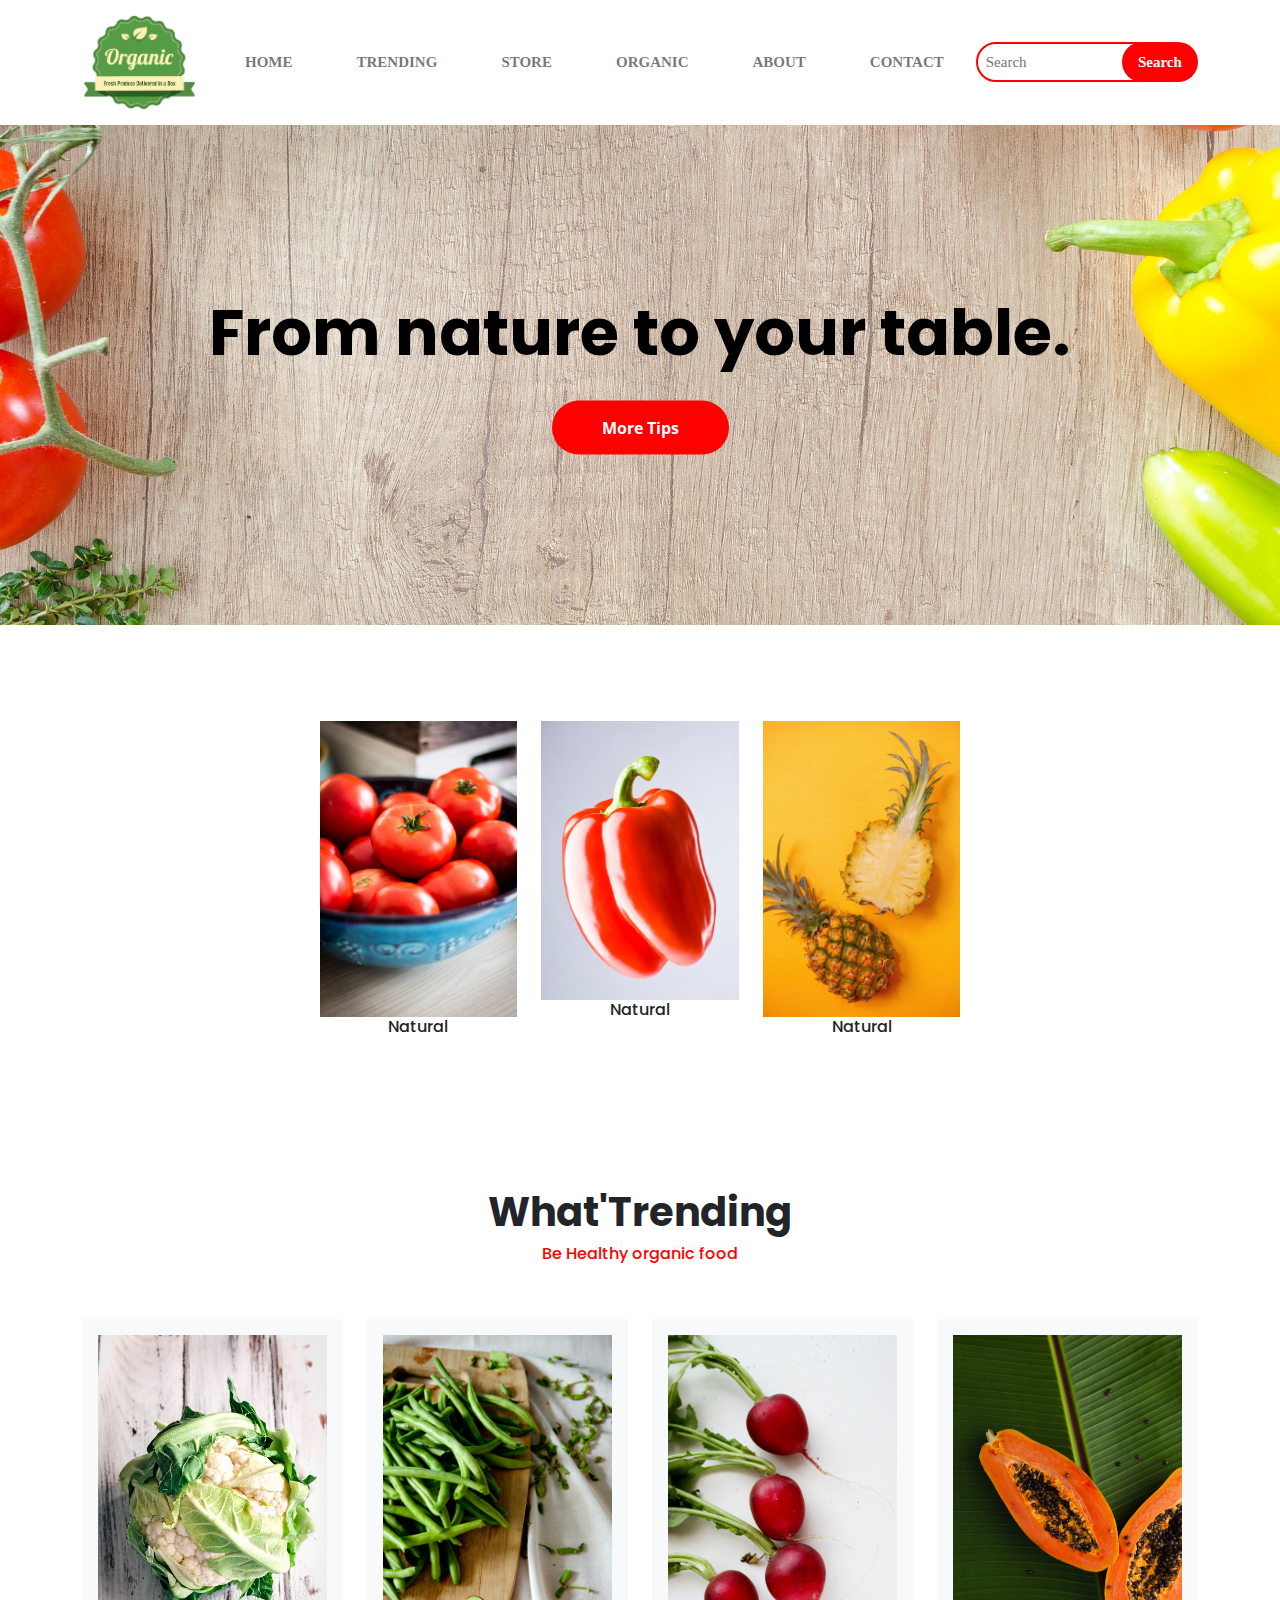
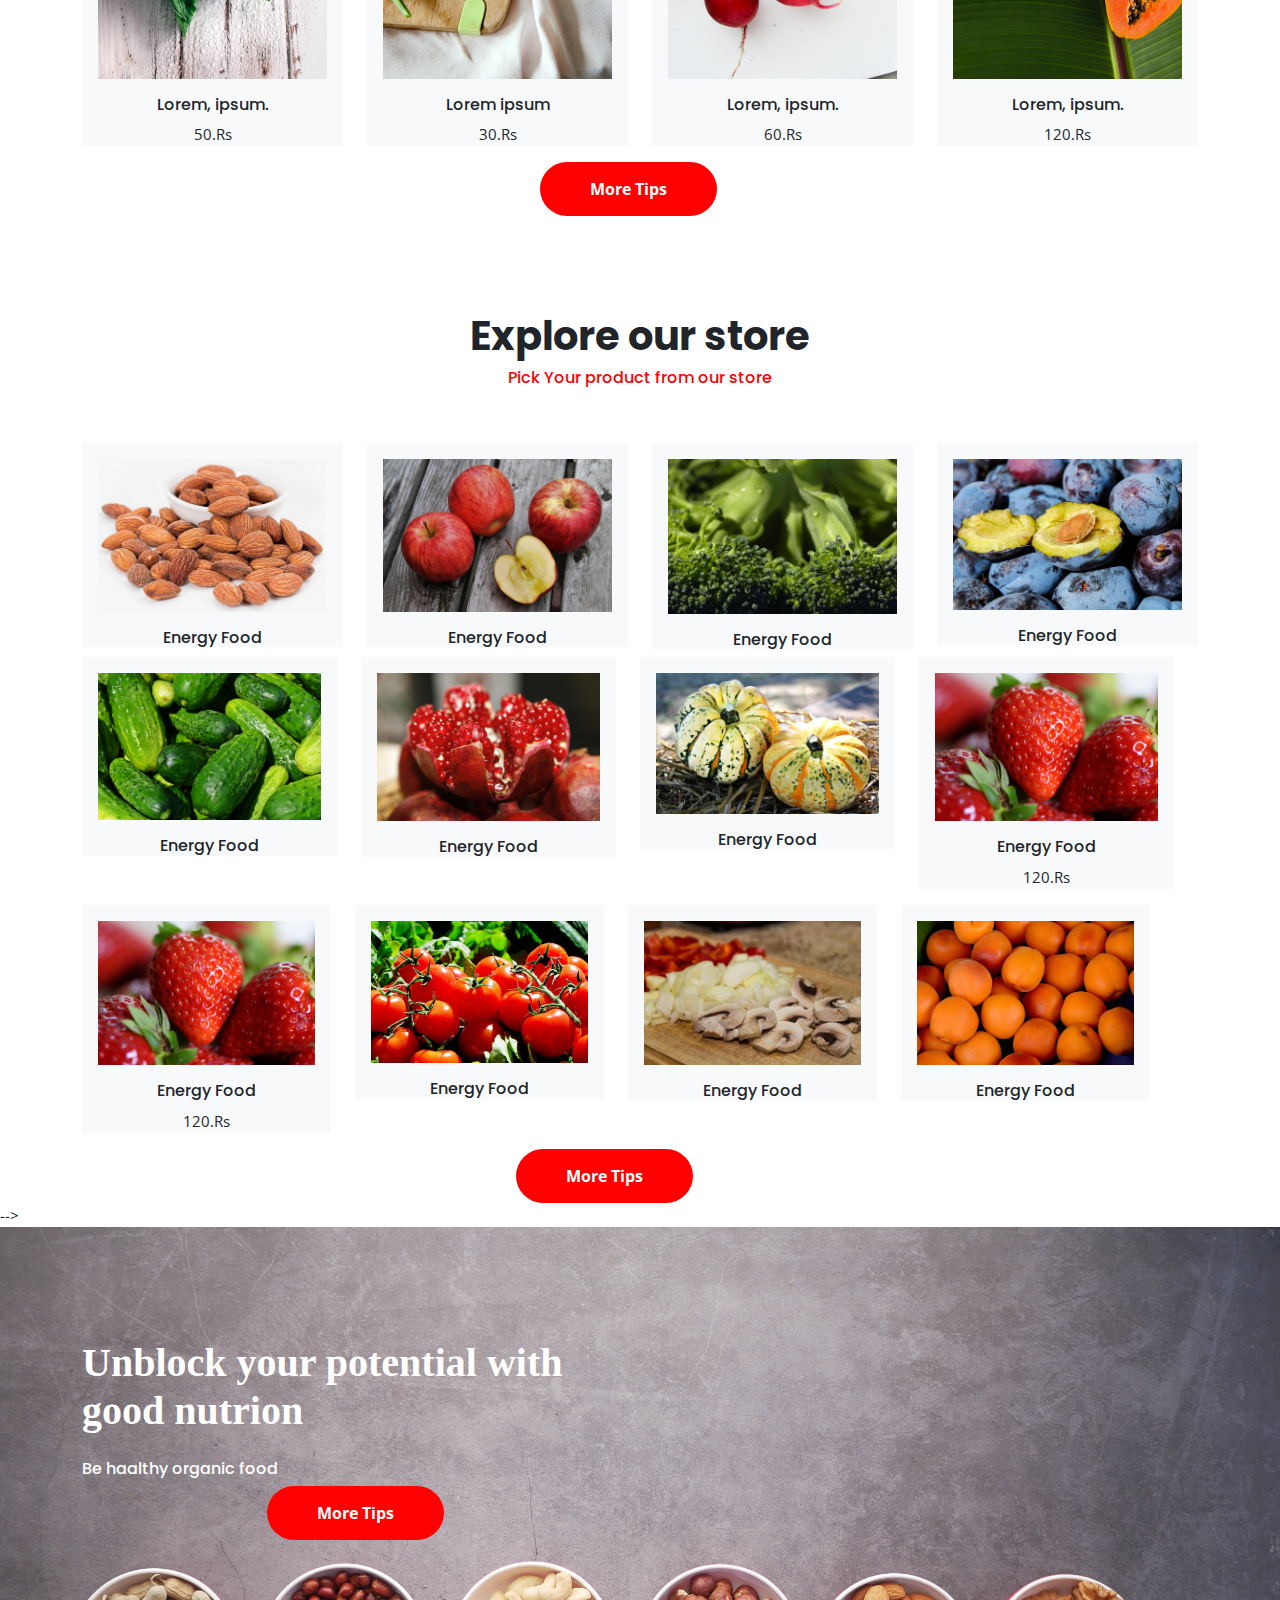
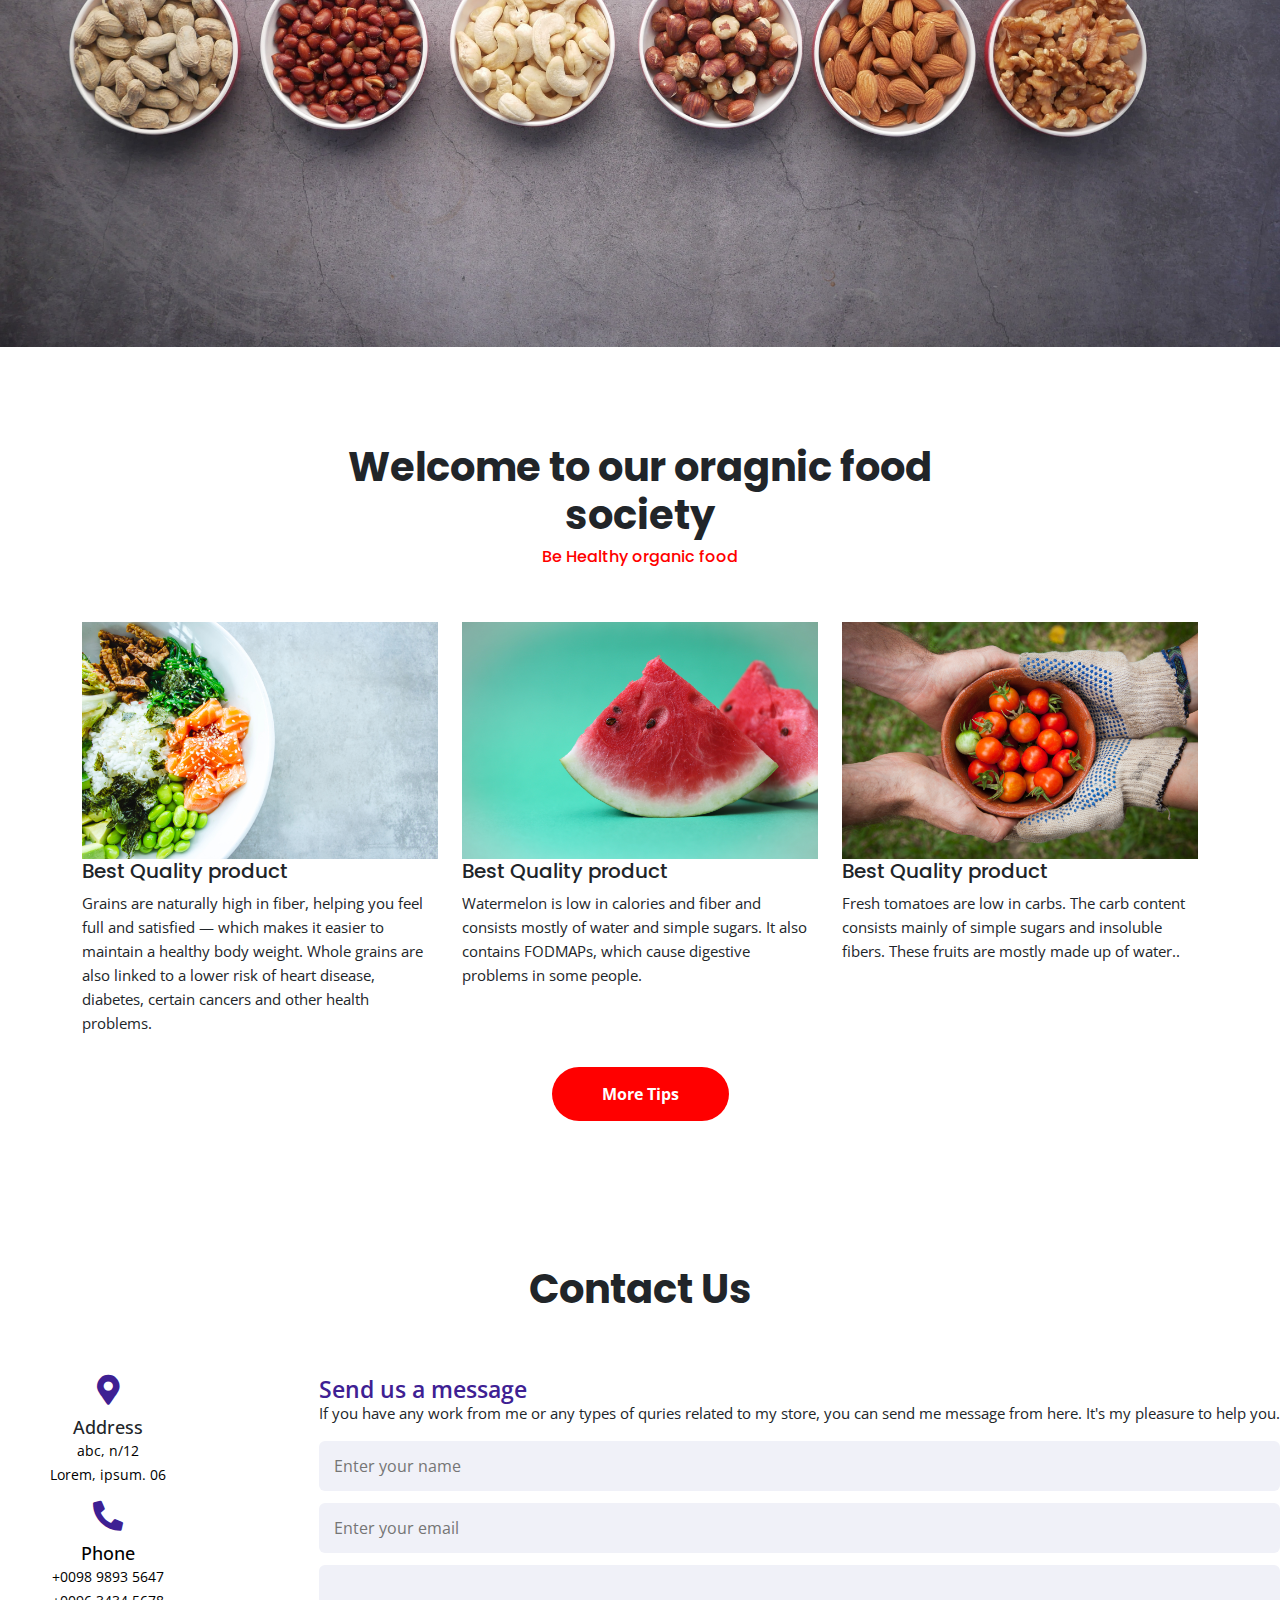
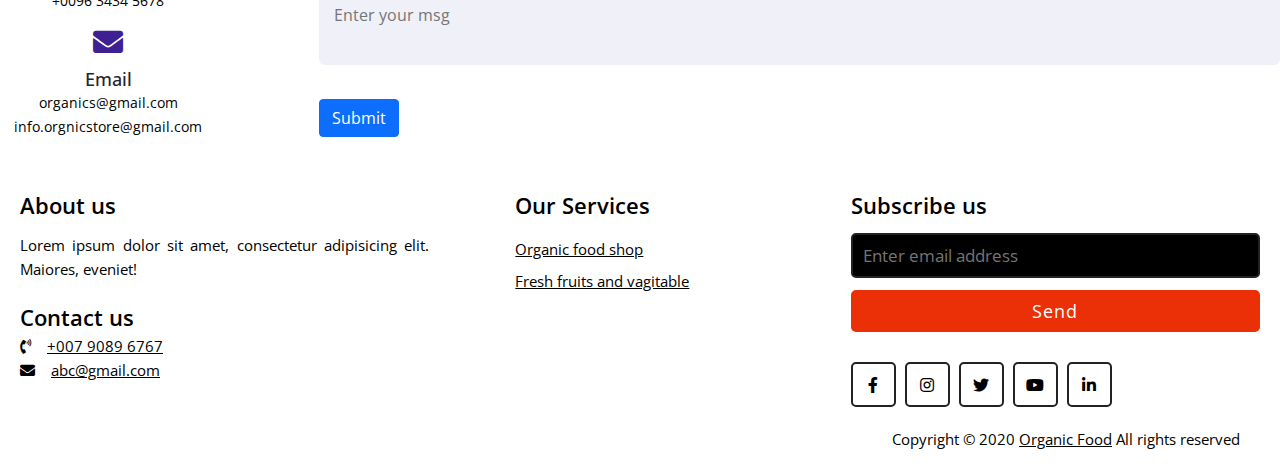
<file: index.html>
<!doctype html>
<html lang="en">

<head>
  <!-- Required meta tags -->
  <meta charset="utf-8">
  <meta name="viewport" content="width=device-width, initial-scale=1">
  <!-- font awsome link -->
  <link rel="stylesheet" href="https://cdnjs.cloudflare.com/ajax/libs/font-awesome/5.15.4/css/all.min.css" integrity="sha512-1ycn6IcaQQ40/MKBW2W4Rhis/DbILU74C1vSrLJxCq57o941Ym01SwNsOMqvEBFlcgUa6xLiPY/NS5R+E6ztJQ==" crossorigin="anonymous" referrerpolicy="no-referrer" />
  <!-- google font -->
  <link href="https://fonts.googleapis.com/css2?family=Open+Sans:ital,wght@0,300;0,400;0,500;0,600;0,700;0,800;1,300;1,400;1,500;1,600;1,700;1,800&family=Poppins:ital,wght@0,100;0,200;0,300;0,500;0,600;0,700;0,800;0,900;1,100;1,200;1,300;1,400;1,500;1,600;1,700;1,800;1,900&display=swap" rel="stylesheet">

  <!-- Bootstrap CSS -->
  <link href="css/bootstrap.min.css" rel="stylesheet">

  <title>Organic product shop</title>
  <link rel="stylesheet" href="css/style.css">
</head>

<body>
  <!-- navbar -->
  <nav class="navbar navbar-expand-lg navbar-light">
    <div class="container">
      <a class="navbar-brand" href="#">
        <img src="img1/og1.jpg" class="img-fluid">
      </a>
      <button class="navbar-toggler" type="button" data-bs-toggle="collapse" data-bs-target="#navbarScroll"
        aria-controls="navbarScroll" aria-expanded="false" aria-label="Toggle navigation">
        <span class="navbar-toggler-icon"></span>
      </button>
      <div class="collapse navbar-collapse" id="navbarScroll">
        <ul class="navbar-nav m-auto my-2 my-lg-0">
          <li class="nav-item">
            <a class="nav-link " href="index.html">Home</a>
          </li>
          <li class="nav-item">
            <a class="nav-link" href="trending.html">Trending</a>
          </li>
          <li class="nav-item">
            <a class="nav-link" href="store.html">Store</a>
          </li>
          <li class="nav-item">
            <a class="nav-link" href="organic.htm">Organic</a>
          </li>
          <li class="nav-item">
            <a class="nav-link" href="about.html">About</a>
          </li>
          <li class="nav-item">
            <a class="nav-link" href="contact.html">contact</a>
          </li>
          <!-- <form class="d-flex">
            ui close nahi tha code me or ui ka wtna width nahi tha
            btn ke liye % use maat karo
            or aagar karna hai hai to ek div me wrap karo or uska specific width and high do
          </form> -->
        </ul>
        <form class="d-flex" style="font-family: Georgia, 'Times New Roman', Times, serif;">

          <input class=" px-2 search" type="search" placeholder="Search" aria-label="Search ">
          <button class="btn0" type="submit">Search</button>
        </form>
      </div>
    </div>
  </nav>
  <!-- ==============heading============== -->
  <section class="hero-banner-serction">
    <div class="container" >
      <div class="banner-content">
        <h1>From nature to your table.</h1>
        <button type="button" class="btn banner-btn">More Tips</button>
      </div>
    </div>
  </section>
    <!-- ======================================== -->
    <section class="new">
      <div class="container py-5">
        <div class="row pt-5">
        <div class="col-lg-7 m-auto">
          <div class="row text-center">
            <div class="col-lg-4">
              <img src="img/f1.jpg" class="img-fluid" alt="tomato">
              <h6>Natural</h6>

            </div>
            <div class="col-lg-4">
              <img src="img/v7.jpg" class="img-fluid" alt="apple">
              <h6>Natural</h6>


            </div>
            <div class="col-lg-4">
              <img src="img/f17.jpg" class="img-fluid" alt="pine-apple">
              <h6>Natural</h6>

            </div>
          </div>
        </div>
      </div>
      </div>
    </section>
<!-- =================Trending==================== -->
 <section class="product">
  <div class="container py-5">
    <div class="row py-5 ">
      <div class="col-lg-5 m-auto text-center">
        <h1>What'Trending</h1>
        <h6 style="color: red;">Be Healthy organic food</h6>
    </col-lg-5>
    </div>
  </div>
  <div class="row">
    <div class="col-lg-3 text-center">
      <div class="card-border-0 bg-light">
      <div class="card-body">
        <img src="img/p5.jpg" class="img-fluid" alt="vegetable">
      </div>
      <h6>Lorem, ipsum.</h6>
      <p>50.Rs</p>
    </div>
  </div>
  <div class="col-lg-3 text-center">
    <div class="card-border-0 bg-light">
    <div class="card-body">
      <img src="img/p2.jpg" class="img-fluid" alt="papaya">
    </div>
    <h6>Lorem ipsum</h6>
    <p>30.Rs</p>
  </div>
</div>
<div class="col-lg-3 text-center">
  <div class="card-border-0 bg-light">
  <div class="card-body">
    <img src="img/p4.jpg" class="img-fluid" alt="vegrtable">
  </div>
  <h6>Lorem, ipsum.</h6>
  <p>60.Rs</p>
</div>
</div>
<div class="col-lg-3 text-center">
  <div class="card-border-0 bg-light">
  <div class="card-body">
    <img src="img/f3.jpg" class="img-fluid" alt="fruit">
  </div>
  <h6>Lorem, ipsum.</h6>
  <p>120.Rs</p>
</div>
</div>
<div class="row">
  <div class="col-lg-6 text-center m-auto">
    <button type="button" class="btn banner-btn">More Tips</button>
  </div>
</div>
</div>
</section>
   

<!-- ============store============== -->
 <section class="shop">
  <div class="container">
    <div class="row py-5">
      <div class="col-lg-8 m-auto text-center">
        <h1>Explore our store</h1>
        <h6 style="color: red;">Pick Your product from our store</h6>
      </div>
      </div>
      <div class="row">
        <div class="col-lg-3 text-center">
          <div class="card-border-0 bg-light">
          <div class="card-body">
            <img src="img1/almonds-g67d3760c7_1920.jpg" class="img-fluid" alt="#">
          </div>
          <h6>Energy Food</h6>
          
        </div>
      </div>
      <div class="col-lg-3 text-center">
        <div class="card-border-0 bg-light">
        <div class="card-body">
          <img src="img1/apples-g957009bf5_1920.jpg" class="img-fluid" alt="#">
        </div>
        <h6>Energy Food</h6>
      
      </div>
    </div>
    <div class="col-lg-3 text-center">
      <div class="card-border-0 bg-light">
      <div class="card-body">
        <img src="img1/broccoli-g4f60f87d7_1920.jpg" class="img-fluid" alt="#">
      </div>
      <h6>Energy Food</h6>
     
    </div>
    </div>
    <div class="col-lg-3 text-center">
      <div class="card-border-0 bg-light">
      <div class="card-body">
        <img src="img1/plum-g4da29a8f8_1920.jpg" class="img-fluid" alt="#">
      </div>
      <h6>Energy Food</h6>
     
    </div>
    </div>
    <div class="row">
      <div class="col-lg-3 text-center">
        <div class="card-border-0 bg-light">
        <div class="card-body">
          <img src="img1/cucumbers-ga51407647_1920.jpg" class="img-fluid" alt="#">
        </div>
        <h6>Energy Food</h6>
        
      </div>
    </div>
    <div class="col-lg-3 text-center">
      <div class="card-border-0 bg-light">
      <div class="card-body">
        <img src="img1/pomegranate-g545a23ee9_1920.jpg" class="img-fluid" alt="#">
      </div>
      <h6>Energy Food</h6>
     
    </div>
  </div>
  <div class="col-lg-3 text-center">
    <div class="card-border-0 bg-light">
    <div class="card-body">
      <img src="img1/pumpkins-g3eee99b9d_1920.jpg" class="img-fluid" alt="#">
    </div>
    <h6>Energy Food</h6>
  
  </div>
  </div>
  <div class="col-lg-3 text-center">
    <div class="card-border-0 bg-light">
    <div class="card-body">
      <img src="img1/strawberries-g7816f355e_1920.jpg" class="img-fluid" alt="#">
    </div>
    <h6>Energy Food</h6>
    <p>120.Rs</p>
  </div>
  </div>
  <div class="row">
    <div class="col-lg-3 text-center">
      <div class="card-border-0 bg-light">
      <div class="card-body">
        <img src="img1/strawberries-g7816f355e_1920.jpg" class="img-fluid" alt="#">
      </div>
      <h6>Energy Food</h6>
      <p>120.Rs</p>
    </div>
  </div>
  <div class="col-lg-3 text-center">
    <div class="card-border-0 bg-light">
    <div class="card-body">
      <img src="img1/tomatoes-gaffb5860d_1280.jpg" class="img-fluid" alt="#">
    </div>
    <h6>Energy Food</h6>
    
  </div>
</div>
<div class="col-lg-3 text-center">
  <div class="card-border-0 bg-light">
  <div class="card-body">
    <img src="img1/mushrooms-g2ba27b03f_1920.jpg" class="img-fluid" alt="#">
  </div>
  <h6>Energy Food</h6>
 
</div>
</div>
<div class="col-lg-3 text-center">
  <div class="card-border-0 bg-light">
  <div class="card-body">
    <img src="img1/apricots-gd091bd028_1920.jpg" class="img-fluid" alt="#">
  </div>
  <h6>Energy Food</h6>

</div>
</div>
<div class="row">
  <div class="col-lg-6 text-center m-auto">
    <button type="button" class="btn banner-btn">More Tips</button>
  </div>
</div>

  </div>
</section>-->
  <!-- =======================apple(Advertishment)============================== -->
  <section class="apple py-5">
    <div class="container text-white py-5">
      <div class="row">
       <div class="col-lg-6">
        <h1 class="font-weight-bold py-3">Unblock your potential with good nutrion</h1>
        <h6 >Be haalthy organic food</h6>
        <button type="button" class="btn banner-btn">More Tips</button>

       </div>
      </div>
    </div>
  </section>
   
<!-- ===============about=============== --> 
<section class="about">
  <div class="container py-5">
    <div class="row py-5">
      <div class="col-lg-8 m-auto text-center">
        <h1>Welcome to our oragnic food society</h1>
        <h6 style="color: red;">Be Healthy organic food</h6>
      </div>
      </div>
      <div class="row">
        <div class="col-lg-4">
          <img src="img/v4.jpg" class="img-fluid mg-3" alt="#">
          <h5>Best Quality product</h5>
          <p>Grains are naturally high in fiber, helping you feel full and satisfied — which makes it easier to maintain a healthy body weight. Whole grains are also linked to a lower risk of heart disease, diabetes, certain cancers and other health problems.</p>
        </div>
        <div class="col-lg-4">
          <img src="img/f13.jpg" class="img-fluid mg-3" alt="#">
          <h5>Best Quality product</h5>
          <p>Watermelon is low in calories and fiber and consists mostly of water and simple sugars. It also contains FODMAPs, which cause digestive problems in some people.</p>
        </div>
        <div class="col-lg-4">
          <img src="img/f7.jpg" class="img-fluid mg-3" alt="#">
          <h5>Best Quality product</h5>
          <p>Fresh tomatoes are low in carbs. The carb content consists mainly of simple sugars and insoluble fibers. These fruits are mostly made up of water..</p>
        </div>
      </div>
      <div class="row pt-3">
        <div class="col-lg-6 text-center m-auto">
          <button type="button" class="btn banner-btn">More Tips</button>
        </div>
      </div>
    </div>

</section>
  <!-- ========================contact us=============================== -->
   <section class="contact mt-3">
    <h1 class="m-5 text-center pt-5">Contact Us</h1>
  <div class="container1">
    <div class="content">
      <div class="left-side">
        <div class="address details">
          <i class="fas fa-map-marker-alt"></i>
          <div class="topic">Address</div>
          <div class="text-one" style="color:black ;">abc, n/12</div>
          <div class="text-two" style="color:black ;">Lorem, ipsum. 06</div>
        </div>
        <div class="phone details" style="color: black;">
          <i class="fas fa-phone-alt"></i>
          <div class="topic">Phone</div>
          <div class="text-one" style="color:black ;">+0098 9893 5647</div>
          <div class="text-two" style="color:black ;">+0096 3434 5678</div>
        </div>
        <div class="email details">
          <i class="fas fa-envelope"></i>
          <div class="topic">Email</div>
          <div class="text-one" style="color:black ;">organics@gmail.com</div>
          <div class="text-two" style="color:black ;">info.orgnicstore@gmail.com</div>
        </div>
        
      </div>
      <div class="right-side">
        <div class="topic-text">Send us a message</div>
        <p>If you have any work from me or any types of quries related to my store, you can send me message from here. It's my pleasure to help you.</p>
      <form action="#">
        <div class="input-box">
          <input type="text" placeholder="Enter your name">
        </div>
        <div class="input-box">
          <input type="text" placeholder="Enter your email">
        </div>
        <div class="input-box message-box">
          <div class="text-area " style="height:100px; ">
            <input type="text-area" placeholder="Enter your msg">
          </div>
          
        </div>
        <div class="button">
          <button type="submit" class="btn btn-primary">Submit</button>
        </div>
      </form>
    </div>
    </div>
  </div>
</section> 
<!-- =======================footer======================== -->
<section class="footer">
  <footer>
    <div class="content">
      <div class="left box">
        <div class="upper">
          <div class="topic">About us</div>
          <p>Lorem ipsum dolor sit amet, consectetur adipisicing elit. Maiores, eveniet!</p>
        </div>
        <div class="lower">
          <div class="topic">Contact us</div>
          <div class="phone">
            <a href="#"><i class="fas fa-phone-volume"></i>+007 9089 6767</a>
          </div>
          <div class="email">
            <a href="#"><i class="fas fa-envelope"></i>abc@gmail.com</a>
          </div>
        </div>
      </div>
      <div class="middle box">
        <div class="topic">Our Services</div>
        <div><a href="#">Organic food shop</a></div>
        <div><a href="#">Fresh fruits and vagitable</a></div>
        
      </div>
      <div class="right box">
        <div class="topic">Subscribe us</div>
        <form action="#">
          <input type="text" placeholder="Enter email address">
          <input type="submit" name="" value="Send">
          <div class="media-icons">
            <a href="#"><i class="fab fa-facebook-f"></i></a>
            <a href="#"><i class="fab fa-instagram"></i></a>
            <a href="#"><i class="fab fa-twitter"></i></a>
            <a href="#"><i class="fab fa-youtube"></i></a>
            <a href="#"><i class="fab fa-linkedin-in"></i></a>
          </div>
        </form>
      </div>
    </div>
    <div class="bottom">
      <p>Copyright © 2020 <a href="#">Organic Food</a> All rights reserved</p>
    </div>
  </footer>
 
</section>

  <script src="js/bootstrap.bundle.min.js"></script>
</body>

</html>
</file>
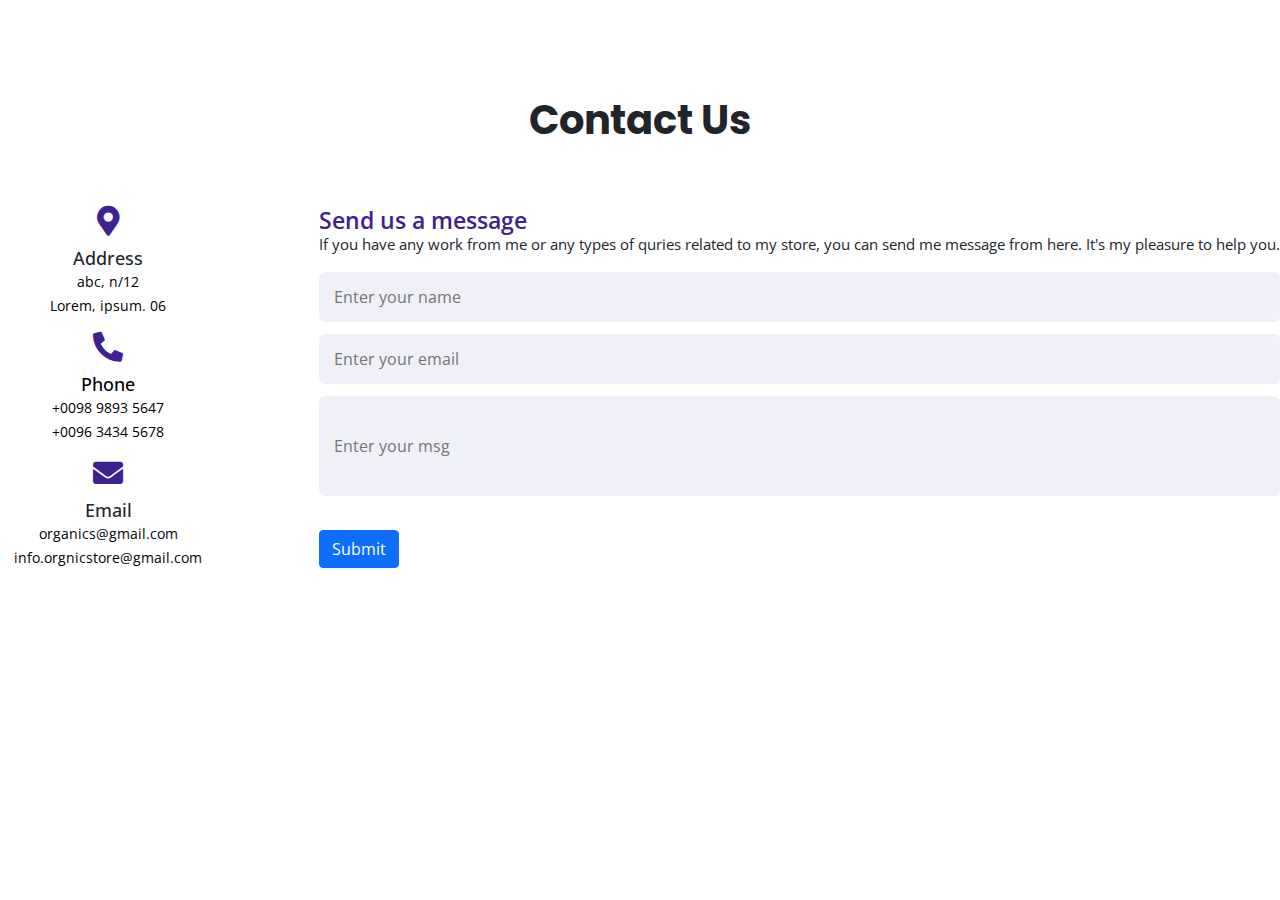
<file: contact.html>
<!DOCTYPE html>
<html lang="en">
<head>
   <!-- Required meta tags -->
   <meta charset="utf-8">
   <meta name="viewport" content="width=device-width, initial-scale=1">
   <!-- font awsome link -->
   <link rel="stylesheet" href="https://cdnjs.cloudflare.com/ajax/libs/font-awesome/5.15.4/css/all.min.css" integrity="sha512-1ycn6IcaQQ40/MKBW2W4Rhis/DbILU74C1vSrLJxCq57o941Ym01SwNsOMqvEBFlcgUa6xLiPY/NS5R+E6ztJQ==" crossorigin="anonymous" referrerpolicy="no-referrer" />
   <!-- google font -->
   <link href="https://fonts.googleapis.com/css2?family=Open+Sans:ital,wght@0,300;0,400;0,500;0,600;0,700;0,800;1,300;1,400;1,500;1,600;1,700;1,800&family=Poppins:ital,wght@0,100;0,200;0,300;0,500;0,600;0,700;0,800;0,900;1,100;1,200;1,300;1,400;1,500;1,600;1,700;1,800;1,900&display=swap" rel="stylesheet">
 
   <!-- Bootstrap CSS -->
   <link href="css/bootstrap.min.css" rel="stylesheet">
 
   <title>Contact</title>
   <link rel="stylesheet" href="css/style.css">
</head>
<body>
  <section class="contact mt-3">
    <h1 class="m-5 text-center pt-5">Contact Us</h1>
  <div class="container1">
    <div class="content">
      <div class="left-side">
        <div class="address details">
          <i class="fas fa-map-marker-alt"></i>
          <div class="topic">Address</div>
          <div class="text-one" style="color:black ;">abc, n/12</div>
          <div class="text-two" style="color:black ;">Lorem, ipsum. 06</div>
        </div>
        <div class="phone details" style="color: black;">
          <i class="fas fa-phone-alt"></i>
          <div class="topic">Phone</div>
          <div class="text-one" style="color:black ;">+0098 9893 5647</div>
          <div class="text-two" style="color:black ;">+0096 3434 5678</div>
        </div>
        <div class="email details">
          <i class="fas fa-envelope"></i>
          <div class="topic">Email</div>
          <div class="text-one" style="color:black ;">organics@gmail.com</div>
          <div class="text-two" style="color:black ;">info.orgnicstore@gmail.com</div>
        </div>
        
      </div>
      <div class="right-side">
        <div class="topic-text">Send us a message</div>
        <p>If you have any work from me or any types of quries related to my store, you can send me message from here. It's my pleasure to help you.</p>
      <form action="#">
        <div class="input-box">
          <input type="text" placeholder="Enter your name">
        </div>
        <div class="input-box">
          <input type="text" placeholder="Enter your email">
        </div>
        <div class="input-box message-box">
          <div class="text-area " style="height:100px; ">
            <input type="text-area" placeholder="Enter your msg">
          </div>
          
        </div>
        <div class="button">
          <button type="submit" class="btn btn-primary">Submit</button>
        </div>
      </form>
    </div>
    </div>
  </div>
</section>
</file>
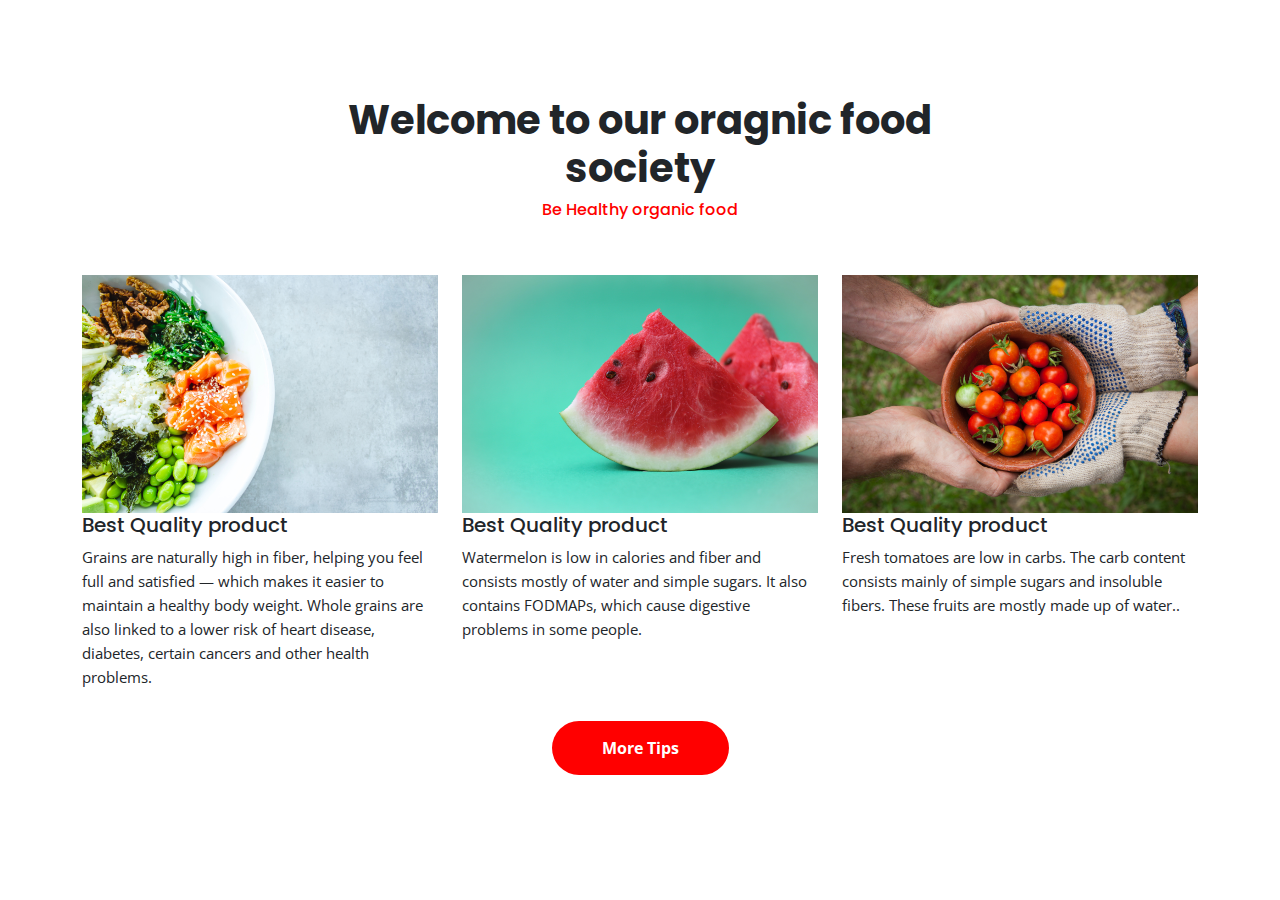
<file: organic.htm>
<!DOCTYPE html>
<html lang="en">
<head>
      <!-- Required meta tags -->
  <meta charset="utf-8">
  <meta name="viewport" content="width=device-width, initial-scale=1">
  <!-- font awsome link -->
  <link rel="stylesheet" href="https://cdnjs.cloudflare.com/ajax/libs/font-awesome/5.15.4/css/all.min.css" integrity="sha512-1ycn6IcaQQ40/MKBW2W4Rhis/DbILU74C1vSrLJxCq57o941Ym01SwNsOMqvEBFlcgUa6xLiPY/NS5R+E6ztJQ==" crossorigin="anonymous" referrerpolicy="no-referrer" />
  <!-- google font -->
  <link href="https://fonts.googleapis.com/css2?family=Open+Sans:ital,wght@0,300;0,400;0,500;0,600;0,700;0,800;1,300;1,400;1,500;1,600;1,700;1,800&family=Poppins:ital,wght@0,100;0,200;0,300;0,500;0,600;0,700;0,800;0,900;1,100;1,200;1,300;1,400;1,500;1,600;1,700;1,800;1,900&display=swap" rel="stylesheet">

  <!-- Bootstrap CSS -->
  <link href="css/bootstrap.min.css" rel="stylesheet">

  <title>Organic</title>
  <link rel="stylesheet" href="css/style.css">
</head>
<body>
  <section class="about">
    <div class="container py-5">
      <div class="row py-5">
        <div class="col-lg-8 m-auto text-center">
          <h1>Welcome to our oragnic food society</h1>
          <h6 style="color: red;">Be Healthy organic food</h6>
        </div>
        </div>
        <div class="row">
          <div class="col-lg-4">
            <img src="img/v4.jpg" class="img-fluid mg-3" alt="#">
            <h5>Best Quality product</h5>
            <p>Grains are naturally high in fiber, helping you feel full and satisfied — which makes it easier to maintain a healthy body weight. Whole grains are also linked to a lower risk of heart disease, diabetes, certain cancers and other health problems.</p>
          </div>
          <div class="col-lg-4">
            <img src="img/f13.jpg" class="img-fluid mg-3" alt="#">
            <h5>Best Quality product</h5>
            <p>Watermelon is low in calories and fiber and consists mostly of water and simple sugars. It also contains FODMAPs, which cause digestive problems in some people.</p>
          </div>
          <div class="col-lg-4">
            <img src="img/f7.jpg" class="img-fluid mg-3" alt="#">
            <h5>Best Quality product</h5>
            <p>Fresh tomatoes are low in carbs. The carb content consists mainly of simple sugars and insoluble fibers. These fruits are mostly made up of water..</p>
          </div>
        </div>
        <div class="row pt-3">
          <div class="col-lg-6 text-center m-auto">
            <button type="button" class="btn banner-btn">More Tips</button>
          </div>
        </div>
      </div>
  
  </section>
</file>
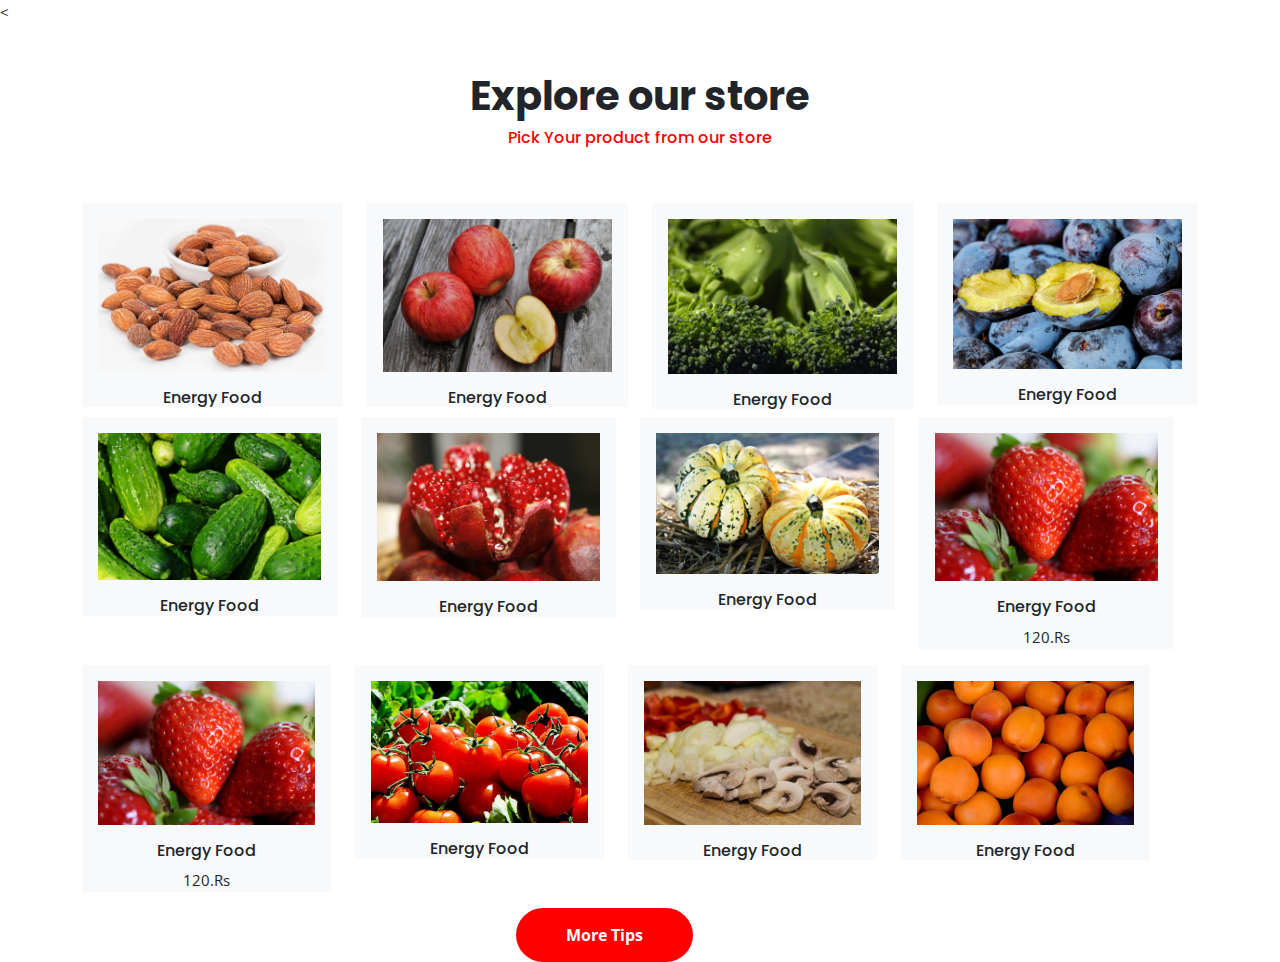
<file: store.html>
<!DOCTYPE html>
<html lang="en">
<head>
    < <!-- Required meta tags -->
    <meta charset="utf-8">
    <meta name="viewport" content="width=device-width, initial-scale=1">
    <!-- font awsome link -->
    <link rel="stylesheet" href="https://cdnjs.cloudflare.com/ajax/libs/font-awesome/5.15.4/css/all.min.css" integrity="sha512-1ycn6IcaQQ40/MKBW2W4Rhis/DbILU74C1vSrLJxCq57o941Ym01SwNsOMqvEBFlcgUa6xLiPY/NS5R+E6ztJQ==" crossorigin="anonymous" referrerpolicy="no-referrer" />
    <!-- google font -->
    <link href="https://fonts.googleapis.com/css2?family=Open+Sans:ital,wght@0,300;0,400;0,500;0,600;0,700;0,800;1,300;1,400;1,500;1,600;1,700;1,800&family=Poppins:ital,wght@0,100;0,200;0,300;0,500;0,600;0,700;0,800;0,900;1,100;1,200;1,300;1,400;1,500;1,600;1,700;1,800;1,900&display=swap" rel="stylesheet">
  
    <!-- Bootstrap CSS -->
    <link href="css/bootstrap.min.css" rel="stylesheet">
  
    <title>Store</title>
    <link rel="stylesheet" href="css/style.css">

  <!-- <title>Organic product shop</title> -->
  <!-- <link rel="stylesheet" href="style.css"> -->
</head>
<body>
  <section class="shop">
    <div class="container">
      <div class="row py-5">
        <div class="col-lg-8 m-auto text-center">
          <h1>Explore our store</h1>
          <h6 style="color: red;">Pick Your product from our store</h6>
        </div>
        </div>
        <div class="row">
          <div class="col-lg-3 text-center">
            <div class="card-border-0 bg-light">
            <div class="card-body">
              <img src="img1/almonds-g67d3760c7_1920.jpg" class="img-fluid" alt="#">
            </div>
            <h6>Energy Food</h6>
            
          </div>
        </div>
        <div class="col-lg-3 text-center">
          <div class="card-border-0 bg-light">
          <div class="card-body">
            <img src="img1/apples-g957009bf5_1920.jpg" class="img-fluid" alt="#">
          </div>
          <h6>Energy Food</h6>
        
        </div>
      </div>
      <div class="col-lg-3 text-center">
        <div class="card-border-0 bg-light">
        <div class="card-body">
          <img src="img1/broccoli-g4f60f87d7_1920.jpg" class="img-fluid" alt="#">
        </div>
        <h6>Energy Food</h6>
       
      </div>
      </div>
      <div class="col-lg-3 text-center">
        <div class="card-border-0 bg-light">
        <div class="card-body">
          <img src="img1/plum-g4da29a8f8_1920.jpg" class="img-fluid" alt="#">
        </div>
        <h6>Energy Food</h6>
       
      </div>
      </div>
      <div class="row">
        <div class="col-lg-3 text-center">
          <div class="card-border-0 bg-light">
          <div class="card-body">
            <img src="img1/cucumbers-ga51407647_1920.jpg" class="img-fluid" alt="#">
          </div>
          <h6>Energy Food</h6>
          
        </div>
      </div>
      <div class="col-lg-3 text-center">
        <div class="card-border-0 bg-light">
        <div class="card-body">
          <img src="img1/pomegranate-g545a23ee9_1920.jpg" class="img-fluid" alt="#">
        </div>
        <h6>Energy Food</h6>
       
      </div>
    </div>
    <div class="col-lg-3 text-center">
      <div class="card-border-0 bg-light">
      <div class="card-body">
        <img src="img1/pumpkins-g3eee99b9d_1920.jpg" class="img-fluid" alt="#">
      </div>
      <h6>Energy Food</h6>
    
    </div>
    </div>
    <div class="col-lg-3 text-center">
      <div class="card-border-0 bg-light">
      <div class="card-body">
        <img src="img1/strawberries-g7816f355e_1920.jpg" class="img-fluid" alt="#">
      </div>
      <h6>Energy Food</h6>
      <p>120.Rs</p>
    </div>
    </div>
    <div class="row">
      <div class="col-lg-3 text-center">
        <div class="card-border-0 bg-light">
        <div class="card-body">
          <img src="img1/strawberries-g7816f355e_1920.jpg" class="img-fluid" alt="#">
        </div>
        <h6>Energy Food</h6>
        <p>120.Rs</p>
      </div>
    </div>
    <div class="col-lg-3 text-center">
      <div class="card-border-0 bg-light">
      <div class="card-body">
        <img src="img1/tomatoes-gaffb5860d_1280.jpg" class="img-fluid" alt="#">
      </div>
      <h6>Energy Food</h6>
      
    </div>
  </div>
  <div class="col-lg-3 text-center">
    <div class="card-border-0 bg-light">
    <div class="card-body">
      <img src="img1/mushrooms-g2ba27b03f_1920.jpg" class="img-fluid" alt="#">
    </div>
    <h6>Energy Food</h6>
   
  </div>
  </div>
  <div class="col-lg-3 text-center">
    <div class="card-border-0 bg-light">
    <div class="card-body">
      <img src="img1/apricots-gd091bd028_1920.jpg" class="img-fluid" alt="#">
    </div>
    <h6>Energy Food</h6>
  
  </div>
  </div>
  <div class="row">
    <div class="col-lg-6 text-center m-auto">
      <button type="button" class="btn banner-btn">More Tips</button>
    </div>
  </div>
  
    </div>
  </section>
</file>
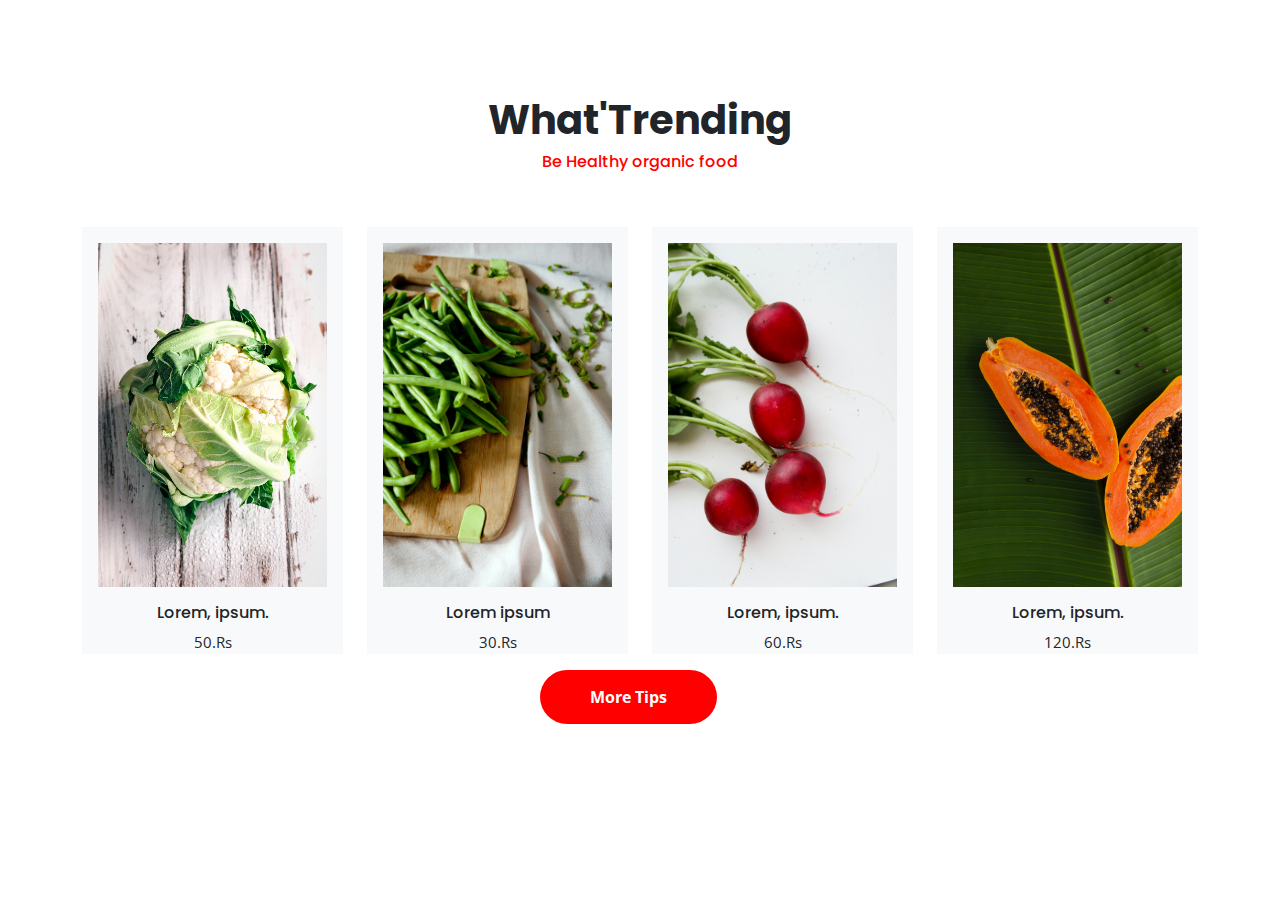
<file: trending.html>
<!DOCTYPE html>
<html lang="en">
<head>
     <!-- Required meta tags -->
  <meta charset="utf-8">
  <meta name="viewport" content="width=device-width, initial-scale=1">
  <!-- font awsome link -->
  <link rel="stylesheet" href="https://cdnjs.cloudflare.com/ajax/libs/font-awesome/5.15.4/css/all.min.css" integrity="sha512-1ycn6IcaQQ40/MKBW2W4Rhis/DbILU74C1vSrLJxCq57o941Ym01SwNsOMqvEBFlcgUa6xLiPY/NS5R+E6ztJQ==" crossorigin="anonymous" referrerpolicy="no-referrer" />
  <!-- google font -->
  <link href="https://fonts.googleapis.com/css2?family=Open+Sans:ital,wght@0,300;0,400;0,500;0,600;0,700;0,800;1,300;1,400;1,500;1,600;1,700;1,800&family=Poppins:ital,wght@0,100;0,200;0,300;0,500;0,600;0,700;0,800;0,900;1,100;1,200;1,300;1,400;1,500;1,600;1,700;1,800;1,900&display=swap" rel="stylesheet">

  <!-- Bootstrap CSS -->
  <link href="css/bootstrap.min.css" rel="stylesheet">
  <link rel="stylesheet" href="css/style.css">
</head>
<body>
    <!-- =================Trending==================== -->
 <section class="product">
  <div class="container py-5">
    <div class="row py-5 ">
      <div class="col-lg-5 m-auto text-center">
        <h1>What'Trending</h1>
        <h6 style="color: red;">Be Healthy organic food</h6>
    </col-lg-5>
    </div>
  </div>
  <div class="row">
    <div class="col-lg-3 text-center">
      <div class="card-border-0 bg-light">
      <div class="card-body">
        <img src="img/p5.jpg" class="img-fluid" alt="vegetable">
      </div>
      <h6>Lorem, ipsum.</h6>
      <p>50.Rs</p>
    </div>
  </div>
  <div class="col-lg-3 text-center">
    <div class="card-border-0 bg-light">
    <div class="card-body">
      <img src="img/p2.jpg" class="img-fluid" alt="papaya">
    </div>
    <h6>Lorem ipsum</h6>
    <p>30.Rs</p>
  </div>
</div>
<div class="col-lg-3 text-center">
  <div class="card-border-0 bg-light">
  <div class="card-body">
    <img src="img/p4.jpg" class="img-fluid" alt="vegrtable">
  </div>
  <h6>Lorem, ipsum.</h6>
  <p>60.Rs</p>
</div>
</div>
<div class="col-lg-3 text-center">
  <div class="card-border-0 bg-light">
  <div class="card-body">
    <img src="img/f3.jpg" class="img-fluid" alt="fruit">
  </div>
  <h6>Lorem, ipsum.</h6>
  <p>120.Rs</p>
</div>
</div>
<div class="row">
  <div class="col-lg-6 text-center m-auto">
    <button type="button" class="btn banner-btn">More Tips</button>
  </div>
</div>
</div>
</section>
</file>
<file: css/style.css>
*{
    margin:0;
    padding: 0;
    box-sizing: border-box;
}
body{
  font-size:15px;
  font-family: 'Open Sans', sans-serif;  
  line-height: 24px;
}
h1,h2,h3,h4,h5,h6{
  font-family: 'Poppins', sans-serif;
}
.navbar-brand{
    font-size: 700;
    color: black;
    font-family: 'Open Sans', sans-serif;
    color: rgb(59, 205, 59);
    font: bold;
}
.navbar-brand img{
  width:120px;
}
.navbar-brand:hover{
    color: black;
}
.nav-link{
  color: black;
  padding: 40px 60px;
  display: block;
  margin: 0 24px;
  text-transform: uppercase;
  font-family: Georgia, 'Times New Roman', Times, serif;
  font-weight: 600;
}
.nav-link:hover{
    color:black;
}
.search{
    height: 40px;
    width: 100%;
    border-radius: 60px;
    outline: none;
    margin-right: -35px;
    border:2px solid red;
}
.btn0{
    height: 40px;
    width: 6rem;
    border:none;
    outline: none;
    background: red;
    color: white;
    font-weight: 700;
    border-radius: 60px;
    float: left;   
}

/*================================
        Banner Section
==================================*/
.hero-banner-serction{
    background: url("../img1/bk1.jpg");
    background-repeat: no-repeat;
    background-size: cover;
    background-position: center;
    height: 500px;
    width:100%;
    position: relative;
}
.banner-content{
  position: absolute;
  transform: translate(-50%, -50%);
  top:50%;
  left:50%;
  width: 100%;
}
.banner-content h1{
  font-size: 64px;
  color:#000;
  text-align: center;
  margin-bottom: 30px;
}
.banner-btn{
    padding: 15px 50px;
    border: none;
    outline: none;
    background-color: red;
    color: white;
    font-weight: 700;
    border-radius: 40px;
    margin: 0 auto;
    display: table;
}
.banner-btn:hover{
    background-color: #377307;
    color:#fff;
    transition: 0.5s;
}
@media(min-width:320px){
  .banner-content h1{
      font-size: 34px;
    }
  }
@media(min-width:576px){
  .banner-content h1{
      font-size: 40px;
    }
  }
@media(min-width:768px){
  .banner-content h1{
      font-size: 40px;
    }
  }
@media(min-width:992px){
.banner-content h1{
    font-size: 64px;
    color:#000;
    text-align: center;
    margin-bottom: 30px;
  }
}









h1{
    font-weight: 700;
}
.card:hover{
    -webkit-box-shadow: -4px -1px 34px -6px rgba(0,0,0,0.75);
-moz-box-shadow: -4px -1px 34px -6px rgba(0,0,0,0.75);
box-shadow: -4px -1px 34px -6px rgba(0,0,0,0.75);
transition: 0.5s;
}
.apple{
    background: url("../img/b1.jpg");
    background-size: cover;
    width: 100%;
    height: 80vh;
    background-repeat: no-repeat;
}
.apple h1{
    font-family: Cambria, Cochin, Georgia, Times, 'Times New Roman', serif;
}

/* ===================css form================= */

/* .container1{
box-sizing: content-box;
margin-left: 150px;
text-align: center;
  width: 75%;
  background: #fff;
  border-radius: 6px;
  padding: 20px 60px 30px 40px;
  box-shadow: 0 5px 10px rgba(0, 0, 0, 0.2);
background-color: bisque;
 
} */
.container1 .content{
  display: flex;
  align-items: center;
  justify-content: space-between;
}
.container .content .left-side{
  width: 25%;
  height: 100%;
  display: flex;
  flex-direction: column;
  align-items: center;
  justify-content: center;
  margin-top: 15px;
  position: relative;

}
.content .left-side::before{
  content: '';
  position: absolute;
  height: 70%;
  width: 2px;
  right: -15px;
  top: 50%;
  transform: translateY(-50%);
  background: #afafb6;
}
.content .left-side .details{
  margin: 14px;
  text-align: center;
}
.content .left-side .details i{
  font-size: 30px;
  color: #3e2093;
  margin-bottom: 10px;
}
.content .left-side .details .topic{
  font-size: 18px;
  font-weight: 500;
}
.content .left-side .details .text-one,
.content .left-side .details .text-two{
  font-size: 14px;
  color: #afafb6;
}
.container .content .right-side{
  width: 75%;
  margin-left: 75px;
}
.content .right-side .topic-text{
  font-size: 23px;
  font-weight: 600;
  color: #3e2093;
}
.right-side .input-box{
  height: 50px;
  width: 100%;
  margin: 12px 0;
}
.right-side .input-box input,
.right-side .input-box textarea{
  height: 100%;
  width: 100%;
  border: none;
  outline: none;
  font-size: 16px;
  background: #F0F1F8;
  border-radius: 6px;
  padding: 0 15px;
  resize: none;
}
.right-side .message-box{
  min-height: 110px;
}
.right-side .input-box textarea{
  padding-top: 6px;
}
.right-side .button{
  display: inline-block;
  margin-top: 12px;
}
.right-side .button input[type="button"]{
  color: #fff;
  font-size: 18px;
  outline: none;
  border: none;
  padding: 8px 16px;
  border-radius: 6px;
  background: #3e2093;
  cursor: pointer;
  transition: all 0.3s ease;
}
.button input[type="button"]:hover{
  background: #5029bc;
}

@media (max-width: 950px) {
  /* .container{
    width: 90%;
    padding: 30px 40px 40px 35px ;
  }
  .container .content .right-side{
   width: 75%;
   margin-left: 55px;
} */
}
@media (max-width: 820px) {
  /* .container{
    margin: 40px 0;
    height: 100%;
  } */
  .container .content{
    flex-direction: column-reverse;
  }
 .container .content .left-side{
   width: 100%;
   flex-direction: row;
   margin-top: 40px;
   justify-content: center;
   flex-wrap: wrap;
 }
 .container .content .left-side::before{
   display: none;
 }
 .container .content .right-side{
   width: 100%;
   margin-left: 0;
 }
}



/* ===================footer===================== */




footer{
  width: 100%;
  position: relative;
  bottom: 0;
  left: 0;
  margin-top:20px;
  
  
}
footer .content{
  max-width: 1350px;
  margin: auto;
  padding: 20px;
  display: flex;
  flex-wrap: wrap;
  justify-content: space-between;
}
footer .content p,a{
  color:black;
}
footer .content .box{
  width: 33%;
  transition: all 0.4s ease;
}
footer .content .topic{
  font-size: 22px;
  font-weight: 600;
  color:black;
  margin-bottom: 16px;

}
footer .content p{
  text-align: justify;
}
footer .content .lower .topic{
  margin: 24px 0 5px 0;
}
footer .content .lower i{
  padding-right: 16px;
}
footer .content .middle{
  padding-left: 80px;
}
footer .content .middle a{
  line-height: 32px;
}
footer .content .right input[type="text"]{
  height: 45px;
  width: 100%;
  outline: none;
  color:white;
  background: #000;
  border-radius: 5px;
  padding-left: 10px;
  font-size: 17px;
  border: 2px solid #222222;
}
footer .content .right input[type="submit"]{
  height: 42px;
  width: 100%;
  font-size: 18px;
  color: white;
  background: #eb2f06;
  outline: none;
  border-radius: 5px;
  letter-spacing: 1px;
  cursor: pointer;
  margin-top: 12px;
  border: 2px solid #eb2f06;
  transition: all 0.3s ease-in-out;
}
.content .right input[type="submit"]:hover{
  background: none;
  color:  #eb2f06;
}
footer .content .media-icons a{
  font-size: 16px;
  height: 45px;
  width: 45px;
  display: inline-block;
  text-align: center;
  line-height: 43px;
  border-radius: 5px;
  border: 2px solid #222222;
  margin: 30px 5px 0 0;
  transition: all 0.3s ease;
  
}
.content .media-icons a:hover{
  border-color: #eb2f06;
}
footer .bottom{
  width: 100%;
  text-align: right;
  color:black;
  padding: 0 40px 5px 0;
}
footer .bottom a{
  color: black;
}
footer a{
  transition: all 0.3s ease;
}
footer a:hover{
  color:black;
}
@media (max-width:1100px) {
  footer .content .middle{
    padding-left: 50px;
  }
}
@media (max-width:950px){
  footer .content .box{
    width: 50%;
  }
  .content .right{
    margin-top: 40px;
  }
}
@media (max-width:560px){
  footer{
    position: relative;
  }
  footer .content .box{
    width: 100%;
    margin-top: 30px;
  }
  footer .content .middle{
    padding-left: 0;
  }
}
</file>
